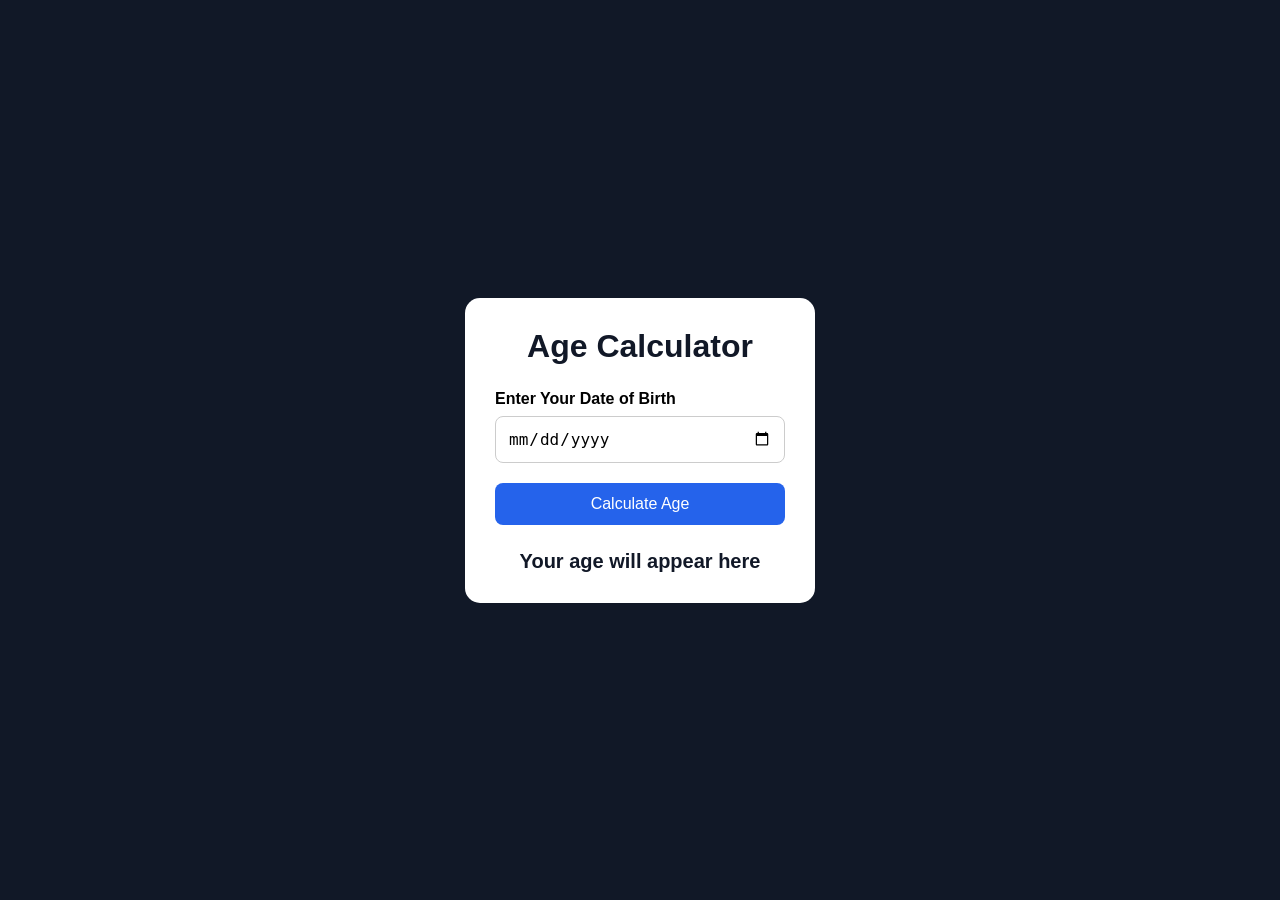
<file: ageCalculator/index.html>
<!DOCTYPE html>
<html lang="en">
<head>
    <meta charset="UTF-8">
    <meta name="viewport" content="width=device-width, initial-scale=1.0">

    <title>Age Calculator</title>

    <link rel="stylesheet" href="style.css">
</head>

<body>

    <div class="container">

        <h1>Age Calculator</h1>

        <label for="dob">Enter Your Date of Birth</label>

        <input 
            type="date" 
            id="dob"
        >

        <button id="calculate">Calculate Age</button>

        <p id="result">Your age will appear here</p>

    </div>
<script src = "script.js"></script>
</body>
</html>
</file>
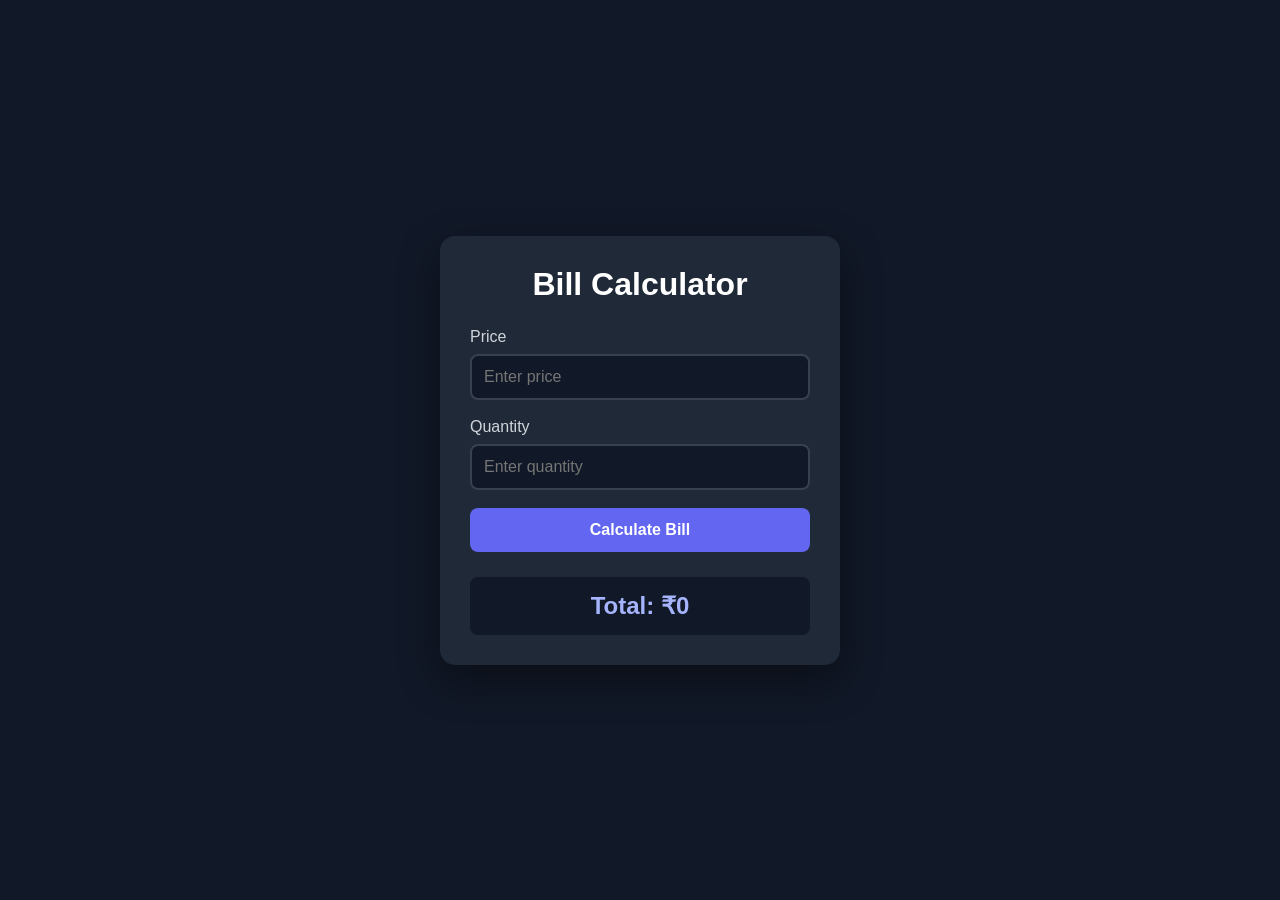
<file: billCalculator/index.html>
<!DOCTYPE html>
<html lang="en">
<head>
    <meta charset="UTF-8">
    <meta name="viewport" content="width=device-width, initial-scale=1.0">
    <title>Bill Calculator</title>
    <link rel="stylesheet" href="style.css">
</head>
<body>

    <div class="container">
        <h1>Bill Calculator</h1>

        <label for="price">Price</label>
        <input type="number" id="price" placeholder="Enter price">

        <label for="quantity">Quantity</label>
        <input type="number" id="quantity" placeholder="Enter quantity">

        <button id="submit">Calculate Bill</button>

        <h2 id="result">Total: ₹0</h2>
    </div>

    <script src="script.js"></script>
</body>
</html>
</file>
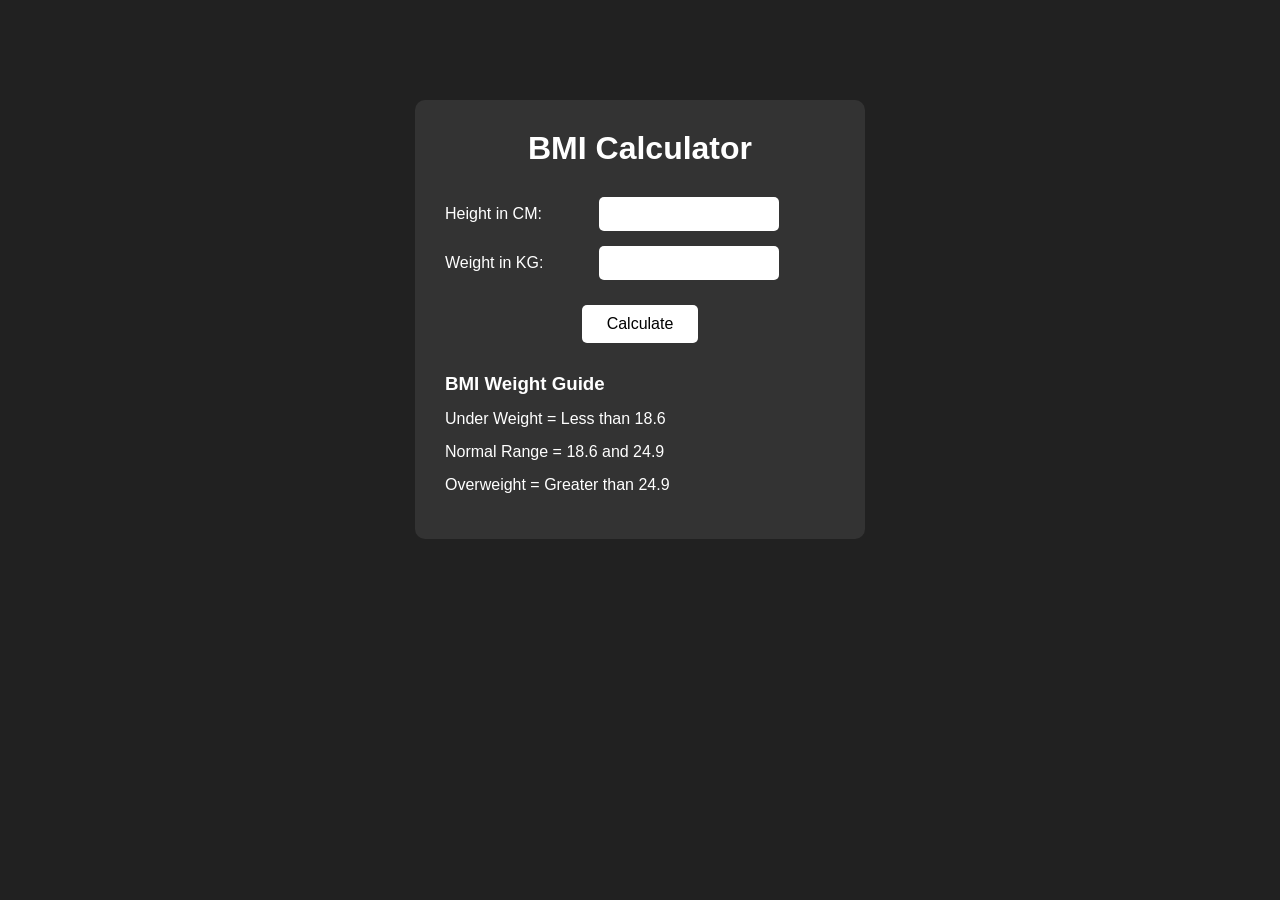
<file: bmiCalculator/index.html>
<!DOCTYPE html>
<html lang="en">
<head>
    <meta charset="UTF-8">
    <meta name="viewport" content="width=device-width, initial-scale=1.0">
    <title>BMI Calculator</title>
    <link rel="stylesheet" href="style.css">
</head>

<body>

    <div class="container">

        <h1>BMI Calculator</h1>

        <form>
            <p>
                <label>Height in CM:</label>
                <input type="text" id="height">
            </p>

            <p>
                <label>Weight in KG:</label>
                <input type="text" id="weight">
            </p>

            <button>Calculate</button>

            <div id="results"></div>

            <div id="weight-guide">
                <h3>BMI Weight Guide</h3>
                <p>Under Weight = Less than 18.6</p>
                <p>Normal Range = 18.6 and 24.9</p>
                <p>Overweight = Greater than 24.9</p>
            </div>

        </form>

    </div>
    <script src="script.js"></script>
</body>
</html>
</file>
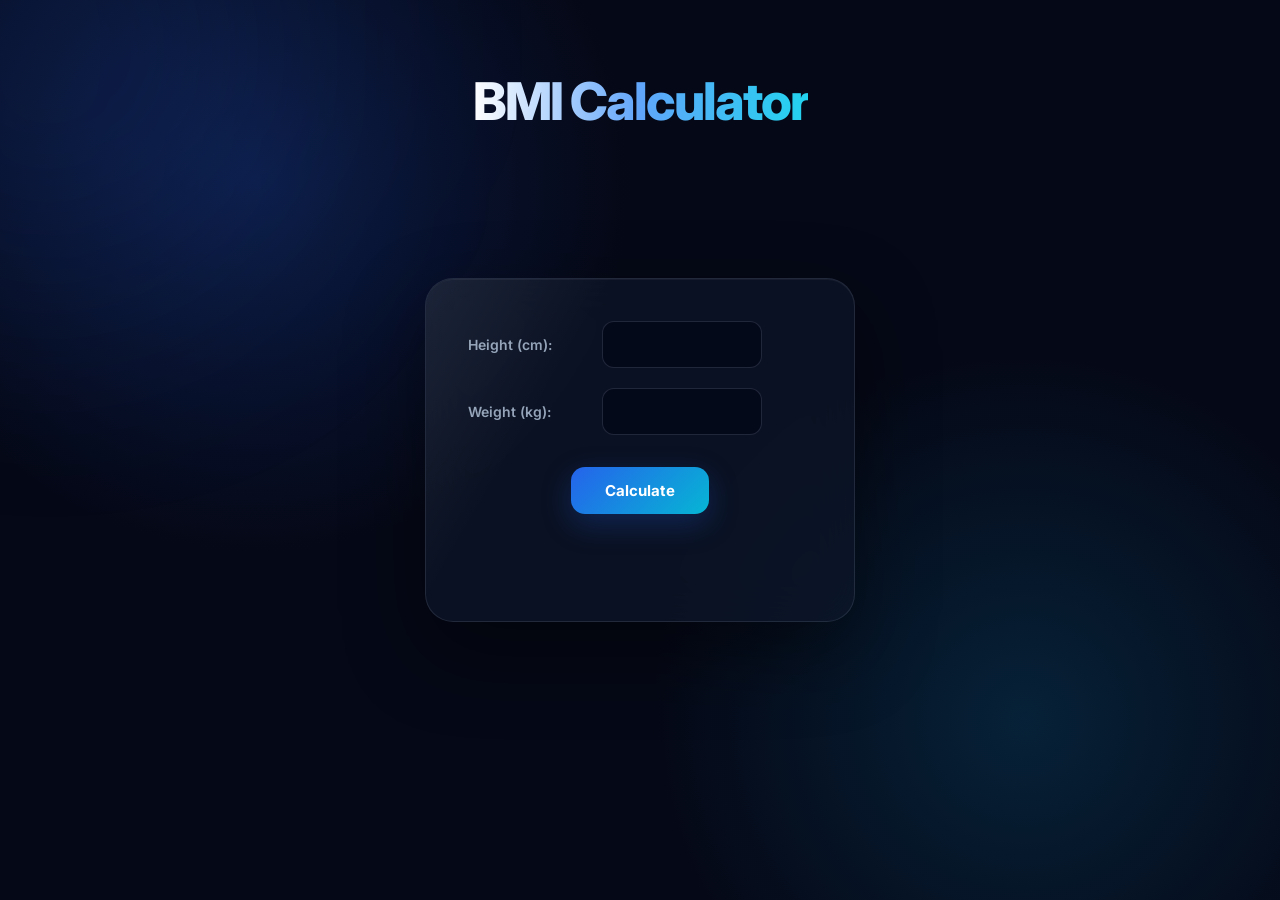
<file: bmiCalculator2/index.html>
<!DOCTYPE html>
<html lang="en">
<head>
    <meta charset="UTF-8">
    <meta name="viewport" content="width=device-width, initial-scale=1.0">
    <link rel="stylesheet" href="style.css">
    <title>BMI Calculator</title>
</head>

<body>

    <h1>BMI Calculator</h1>

    <form>
        <label>Height (cm):</label>
        <input type="text" id="height">

        <br><br>

        <label>Weight (kg):</label>
        <input type="text" id="weight">

        <br><br>

        <button>Calculate</button>

        <div id="results"></div>
    </form>

    <script src="script.js"></script>

</body>
</html>
</file>
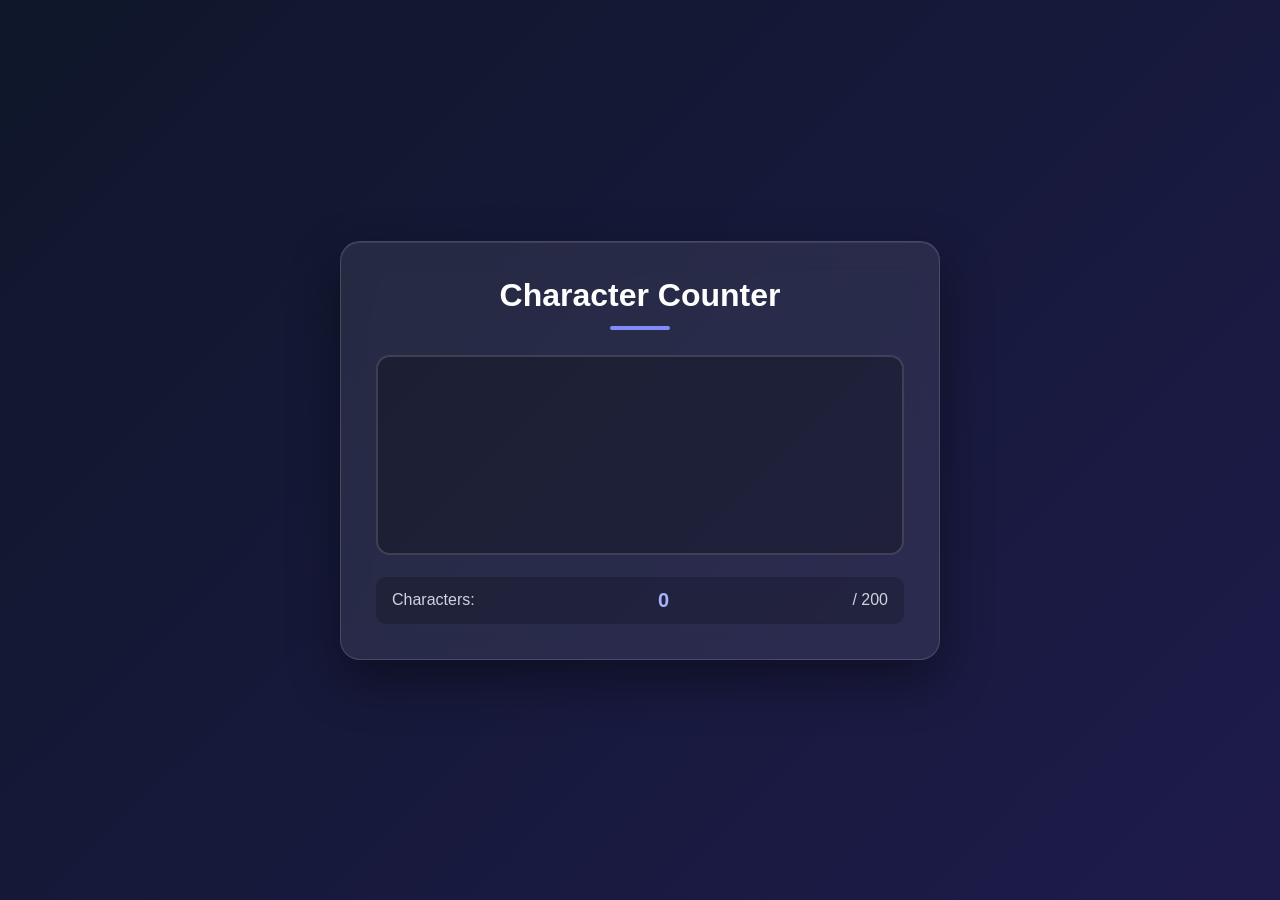
<file: characterCount/index.html>
<!DOCTYPE html>
<html lang="en">
<head>
    <meta charset="UTF-8">
    <meta name="viewport" content="width=device-width, initial-scale=1.0">
    <title>Character Counter</title>
    <link rel="stylesheet" href="style.css">
</head>
<body>

    <div class="container">
        <h1>Character Counter</h1>

        <textarea 
            id="text"
            placeholder="Type something here..."
            maxlength="200">
        </textarea>

        <div class="counter">
            <span>Characters:</span>
            <span id="count">0</span> / 200
        </div>
    </div>

    <script src="script.js"></script>
</body>
</html>
</file>
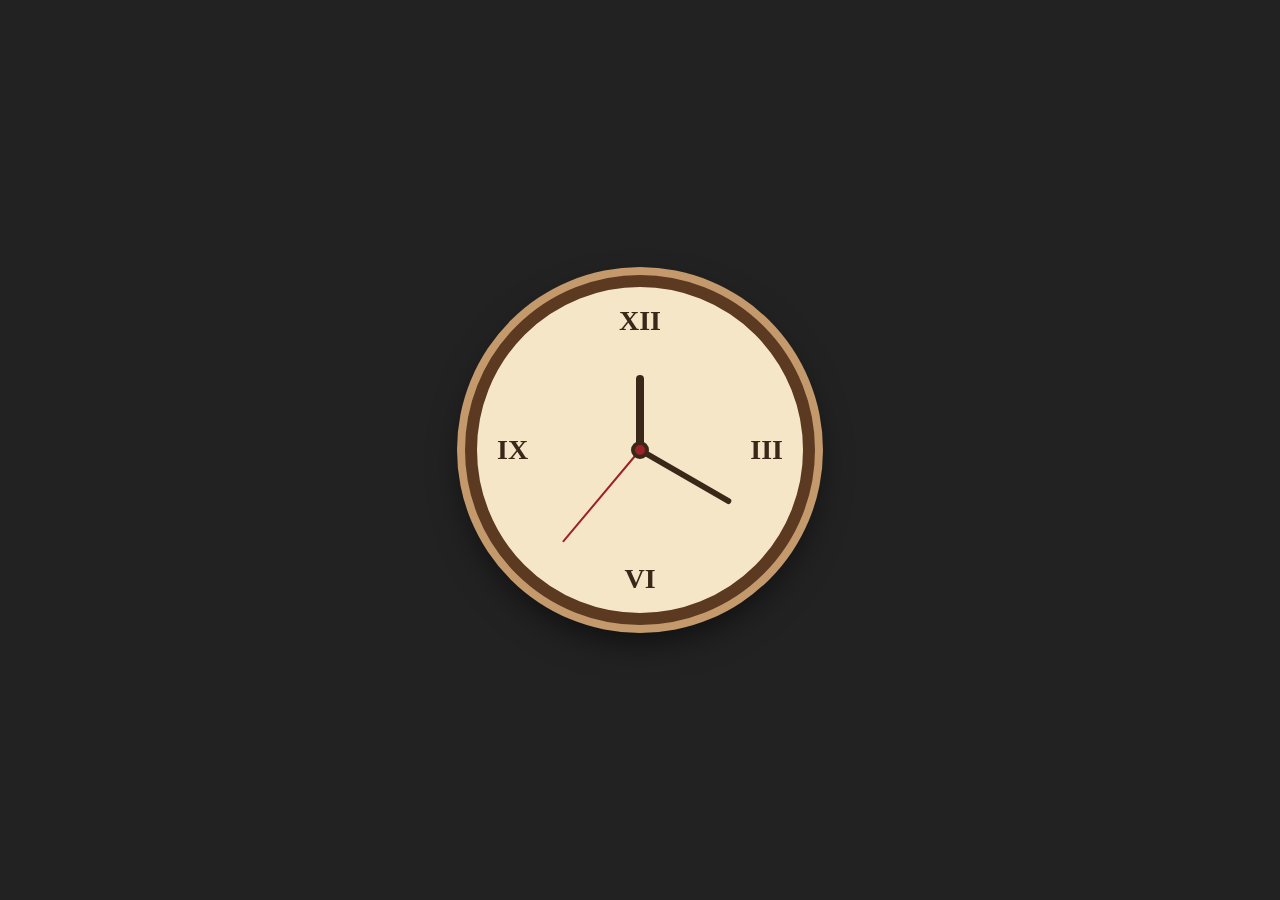
<file: classicalClock/index.html>
<!DOCTYPE html>
<html lang="en">
<head>
    <meta charset="UTF-8">
    <meta name="viewport" content="width=device-width, initial-scale=1.0">
    <title>Classical Clock</title>
    <link rel="stylesheet" href="style.css">
</head>

<body>

    <div class="clock">

        <!-- Roman Numerals -->
        <div class="number n12">XII</div>
        <div class="number n3">III</div>
        <div class="number n6">VI</div>
        <div class="number n9">IX</div>

        <!-- Clock Hands -->
        <div class="hand hour"></div>
        <div class="hand minute"></div>
        <div class="hand second"></div>

        <!-- Center -->
        <div class="center"></div>

    </div>
    <script src="script.js"></script>
</body>
</html>
</file>
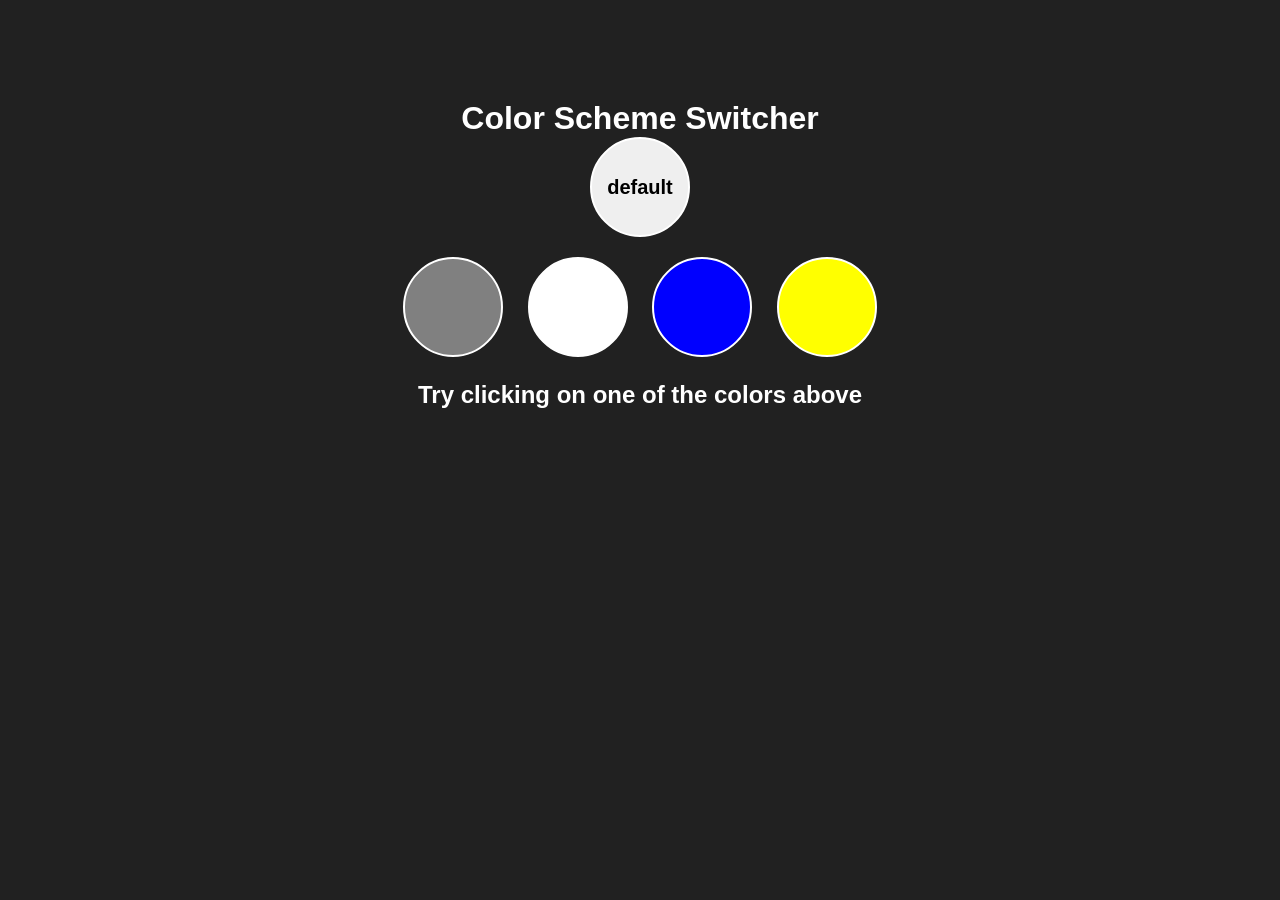
<file: colorChanger/index.html>
<!DOCTYPE html>
<html lang="en">
<head>
    <meta charset="UTF-8">
    <meta name="viewport" content="width=device-width, initial-scale=1.0">
    <title>Color Scheme Switcher</title>
    <link rel="stylesheet" href="style.css">
</head>
<body>
    <div class="container">
        <h1>Color Scheme Switcher</h1>
        <button class="button" id ='default'><h2>default</h2></button>
        <div class="color-picker">
            <span class="button" id="grey"></span>
            <span class="button" id="white"></span>
            <span class="button" id="blue"></span>
            <span class="button" id="yellow"></span>
        </div>
        <h2>Try clicking on one of the colors above</h2>
    </div>

    <script src="script.js"></script>
</body>
</html>
</file>
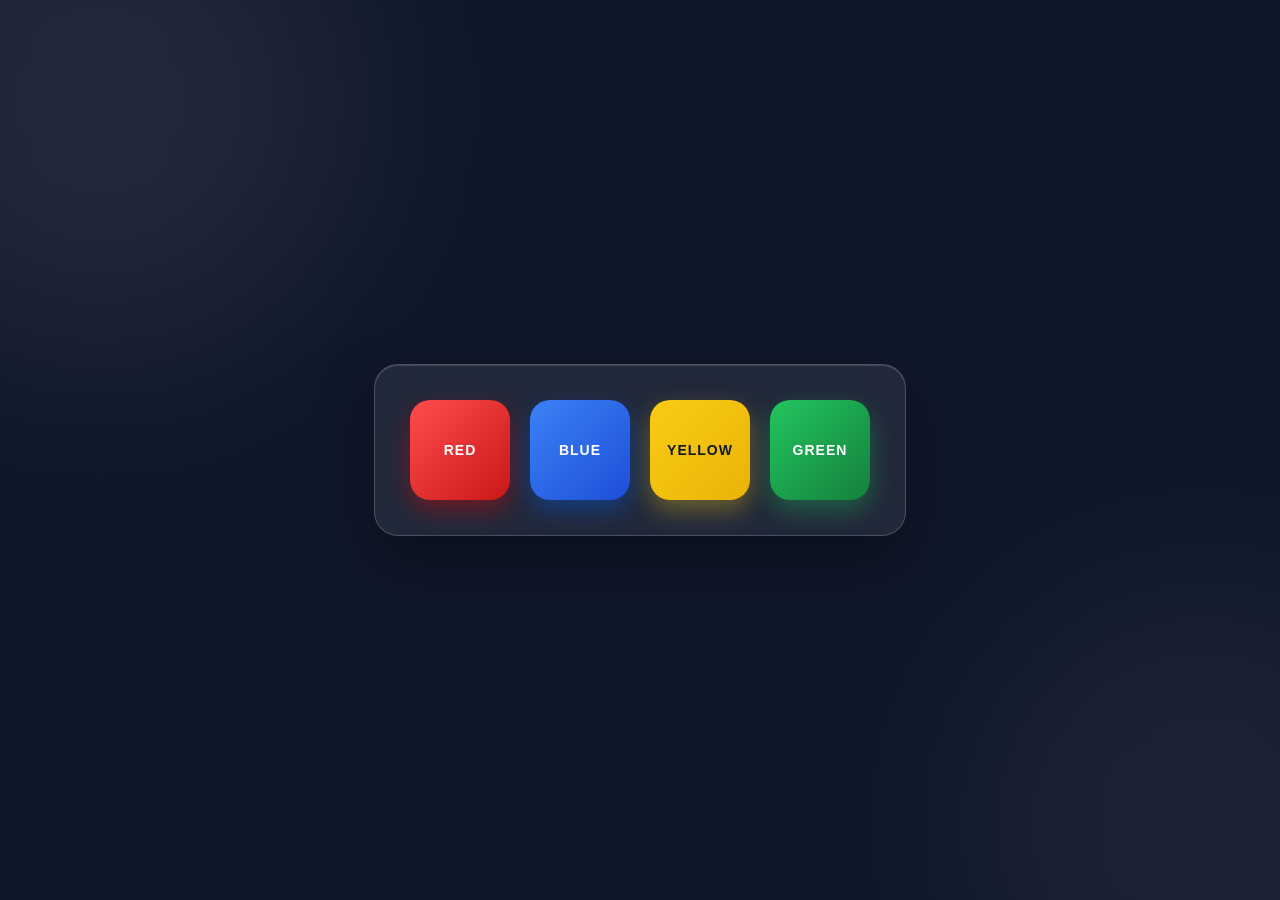
<file: colorChanger2/index.html>
<!DOCTYPE html>
<html lang="en">
<head>
    <meta charset="UTF-8">
    <meta name="viewport" content="width=device-width, initial-scale=1.0">
    <title>Color Scheme Switcher</title>
    <link rel="stylesheet" href="style.css">
</head>
<body id ='body'>
    <div class="colorPalette">
        <button class ="color" id="red">RED</button>
        <button class ="color" id="blue">BLUE</button>
        <button class ="color" id="yellow">YELLOW</button>
        <button class ="color" id="green">GREEN</button>
    </div>
    <script src = "script.js"></script>
</body>
</html>
</file>
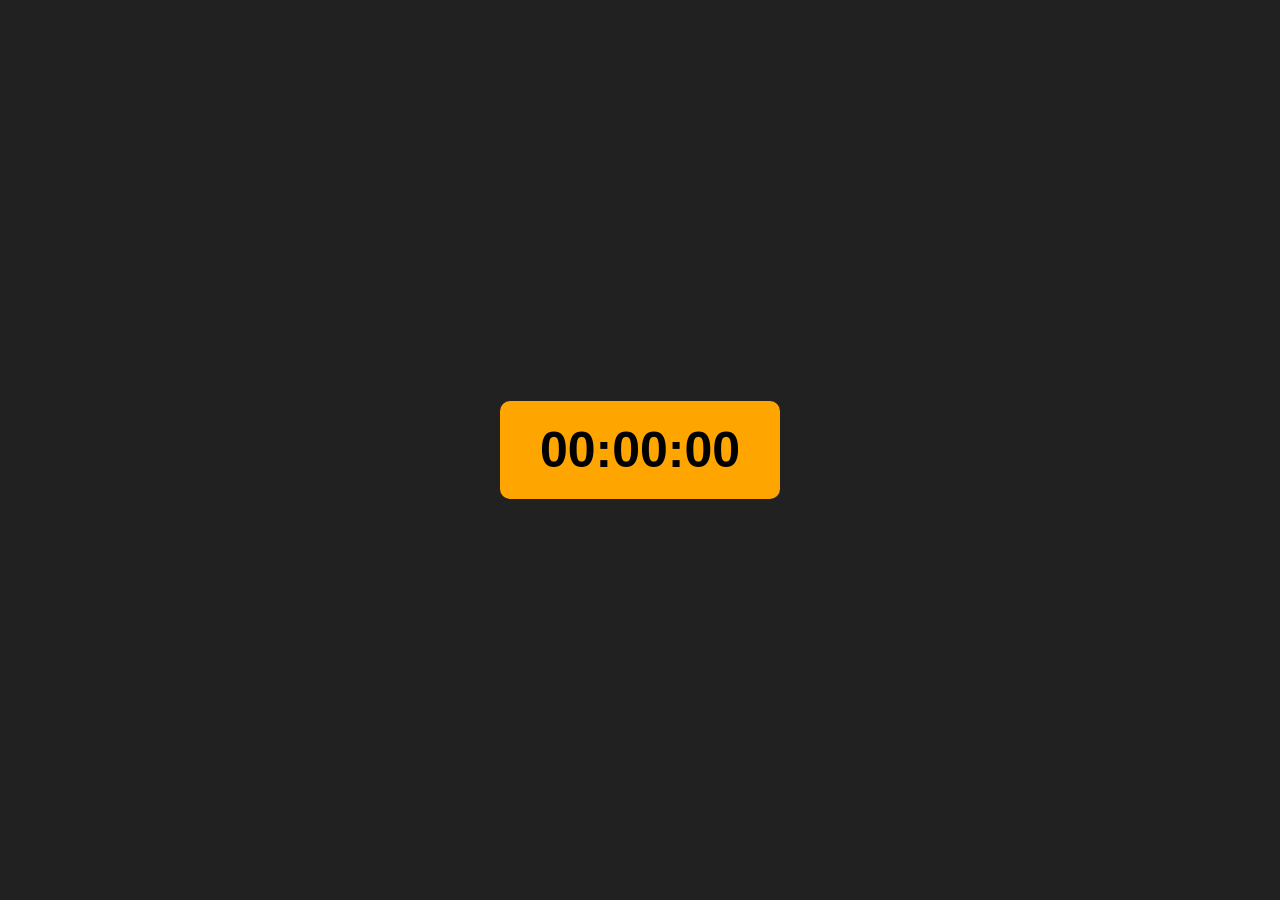
<file: digitalClock/index.html>
<!DOCTYPE html>
<html lang="en">
<head>
    <meta charset="UTF-8">
    <meta name="viewport" content="width=device-width, initial-scale=1.0">
    <title>Digital Clock</title>

    <style>
        * {
            margin: 0;
            padding: 0;
            box-sizing: border-box;
        }

        body {
            background-color: #212121;
            color: white;
            font-family: Arial, sans-serif;

            display: flex;
            justify-content: center;
            align-items: center;

            height: 100vh;
        }

        #clock {
            background-color: orange;
            color: black;
            font-size: 50px;
            font-weight: bold;

            padding: 20px 40px;
            border-radius: 10px;
        }
    </style>
</head>

<body>

    <div id="clock">00:00:00</div>

    <script src="script.js"></script>

</body>
</html>
</file>
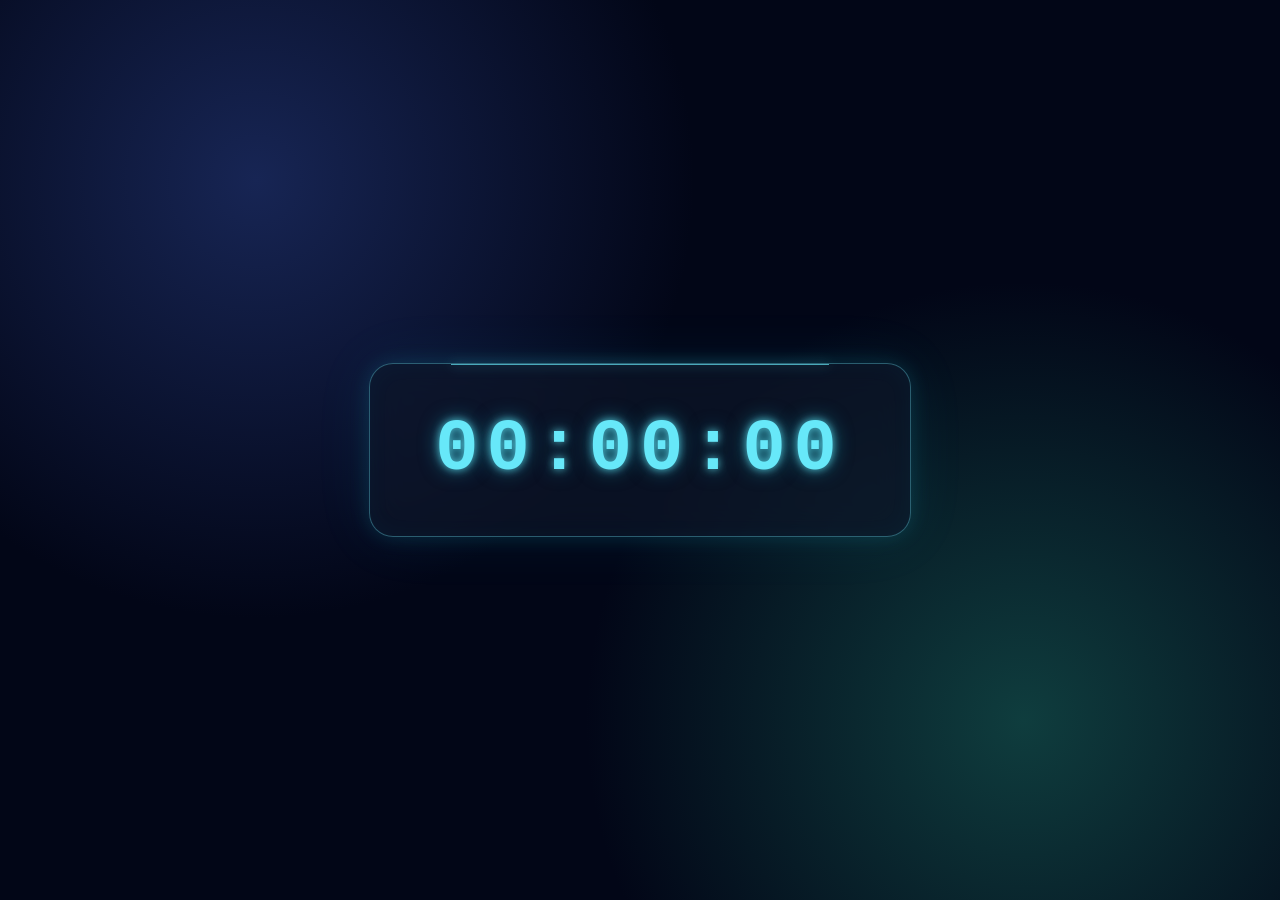
<file: digitalClock2/index.html>
<!DOCTYPE html>
<html lang="en">
<head>
    <meta charset="UTF-8">
    <meta name="viewport" content="width=device-width, initial-scale=1.0">
    <title>Digital Clock</title>
    <link rel="stylesheet" href="style.css">
</head>

<body>

    <div id="clock">
        00:00:00
    </div>

    <script src="script.js"></script>
</body>
</html>
</file>
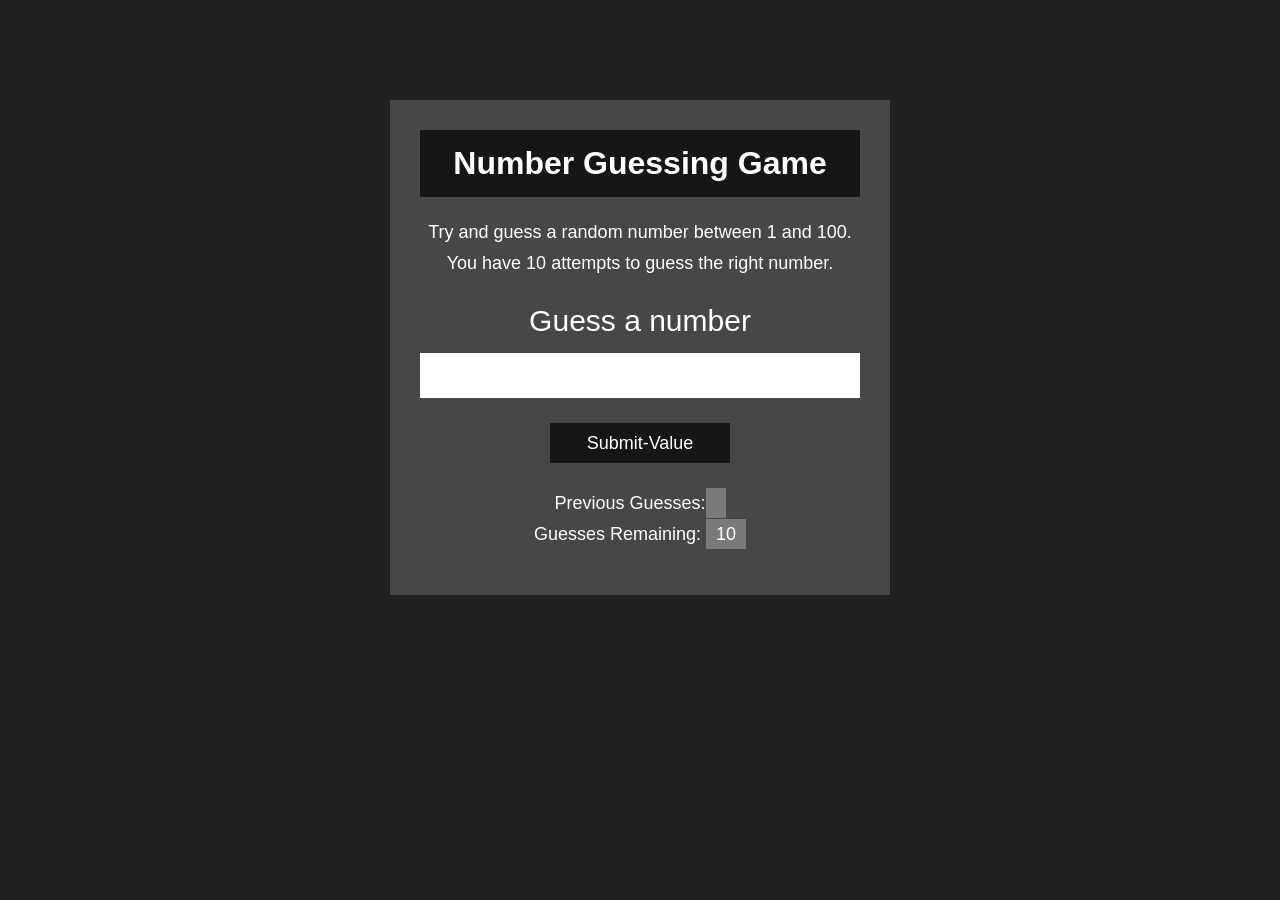
<file: guessTheNumber/index.html>
<!DOCTYPE html>
<html lang="en">
<head>
    <meta charset="UTF-8">
    <meta name="viewport" content="width=device-width, initial-scale=1.0">
    <title>Number Guessing Game</title>
    <link rel="stylesheet" href="style.css">
</head>

<body>

    <div id="wrapper">

        <h1>Number Guessing Game</h1>

        <p>Try and guess a random number between 1 and 100.</p>
        <p>You have 10 attempts to guess the right number.</p>

        <form class="form">

            <label for="guessField" id="guess">
                Guess a number
            </label>

            <input 
                type="text" 
                id="guessField" 
                class="guessField"
            >
<!-- here the line 31 acts button -->
            <input 
                type="submit" 
                id="subt" 
                value="Submit-Value"
                class="guessSubmit"
            >

        </form>

        <div class="resultParas">

            <p>Previous Guesses:
                <span class="guesses"></span>
            </p>

            <p>Guesses Remaining:
                <span class="lastResult">10</span>
            </p>

            <p class="lowOrHi"></p>

        </div>

    </div>

    <script src="script.js"></script>

</body>
</html>
</file>
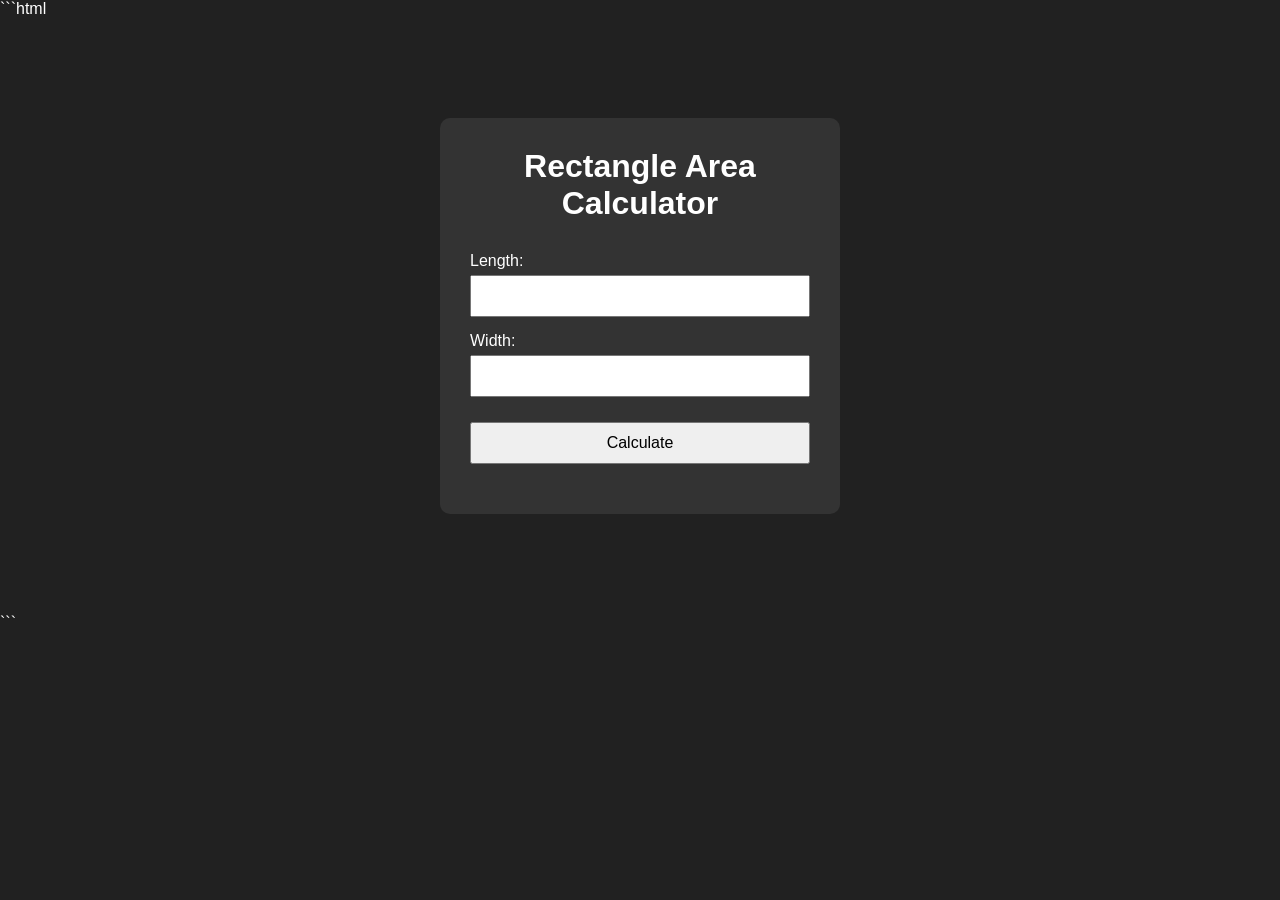
<file: rectangeArea/index.html>
```html
<!DOCTYPE html>
<html lang="en">
<head>
    <meta charset="UTF-8">
    <meta name="viewport" content="width=device-width, initial-scale=1.0">
    <title>Rectangle Area Calculator</title>
    <link rel="stylesheet" href="style.css">
</head>

<body>

    <div class="container">
        <h1>Rectangle Area Calculator</h1>

        <form>
            <label for="length">Length:</label>
            <input type="number" id="length">

            <label for="width">Width:</label>
            <input type="number" id="width">

            <button type="submit">Calculate</button>

            <div id="result"></div>
        </form>
    </div>

    <script src="script.js"></script>
</body>
</html>
```
</file>
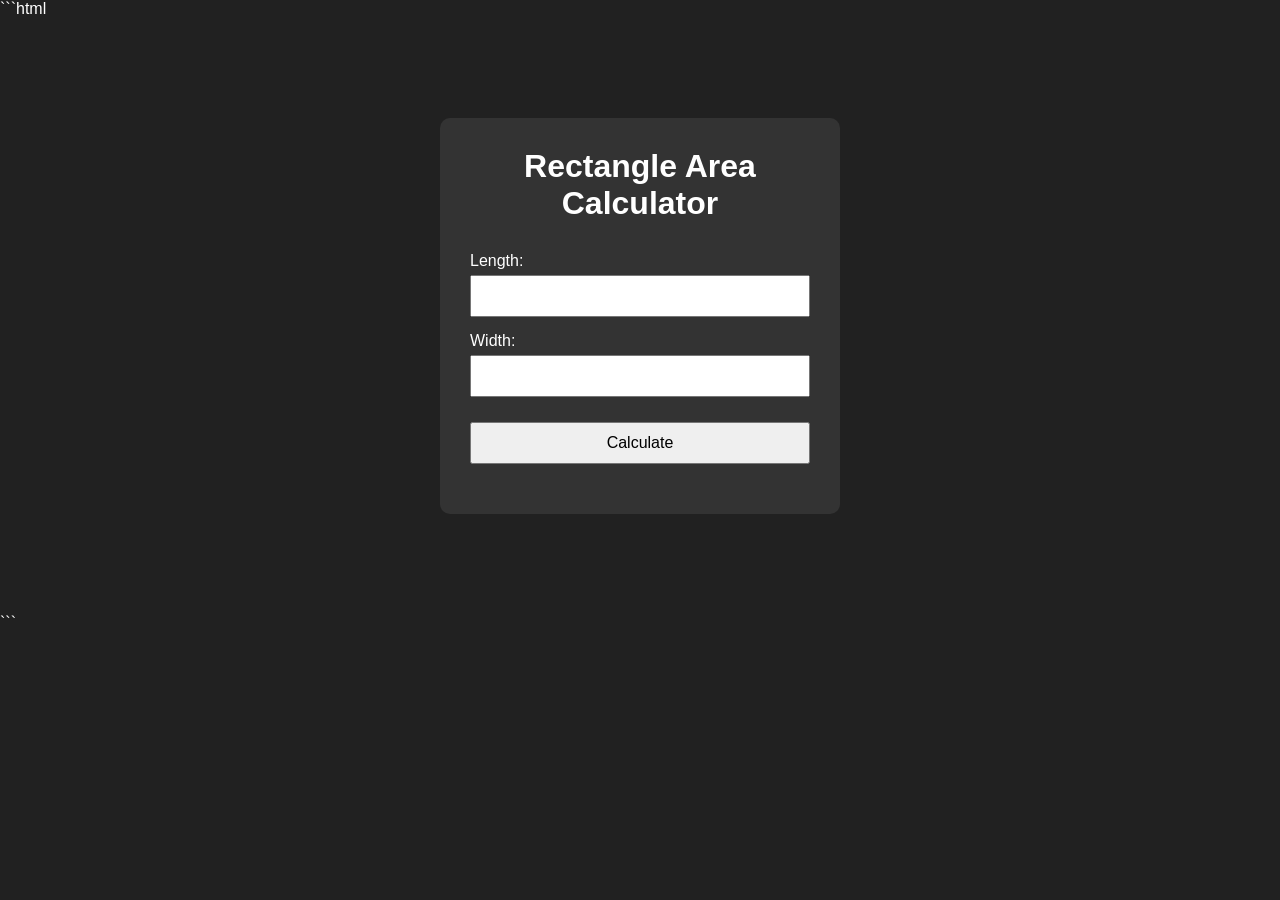
<file: rectangleArea/index.html>
```html
<!DOCTYPE html>
<html lang="en">
<head>
    <meta charset="UTF-8">
    <meta name="viewport" content="width=device-width, initial-scale=1.0">
    <title>Rectangle Area Calculator</title>
    <link rel="stylesheet" href="style.css">
</head>

<body>

    <div class="container">
        <h1>Rectangle Area Calculator</h1>

        <form>
            <label for="length">Length:</label>
            <input type="number" id="length">

            <label for="width">Width:</label>
            <input type="number" id="width">

            <button type="submit">Calculate</button>

            <div id="result"></div>
        </form>
    </div>

    <script src="script.js"></script>
</body>
</html>
```
</file>
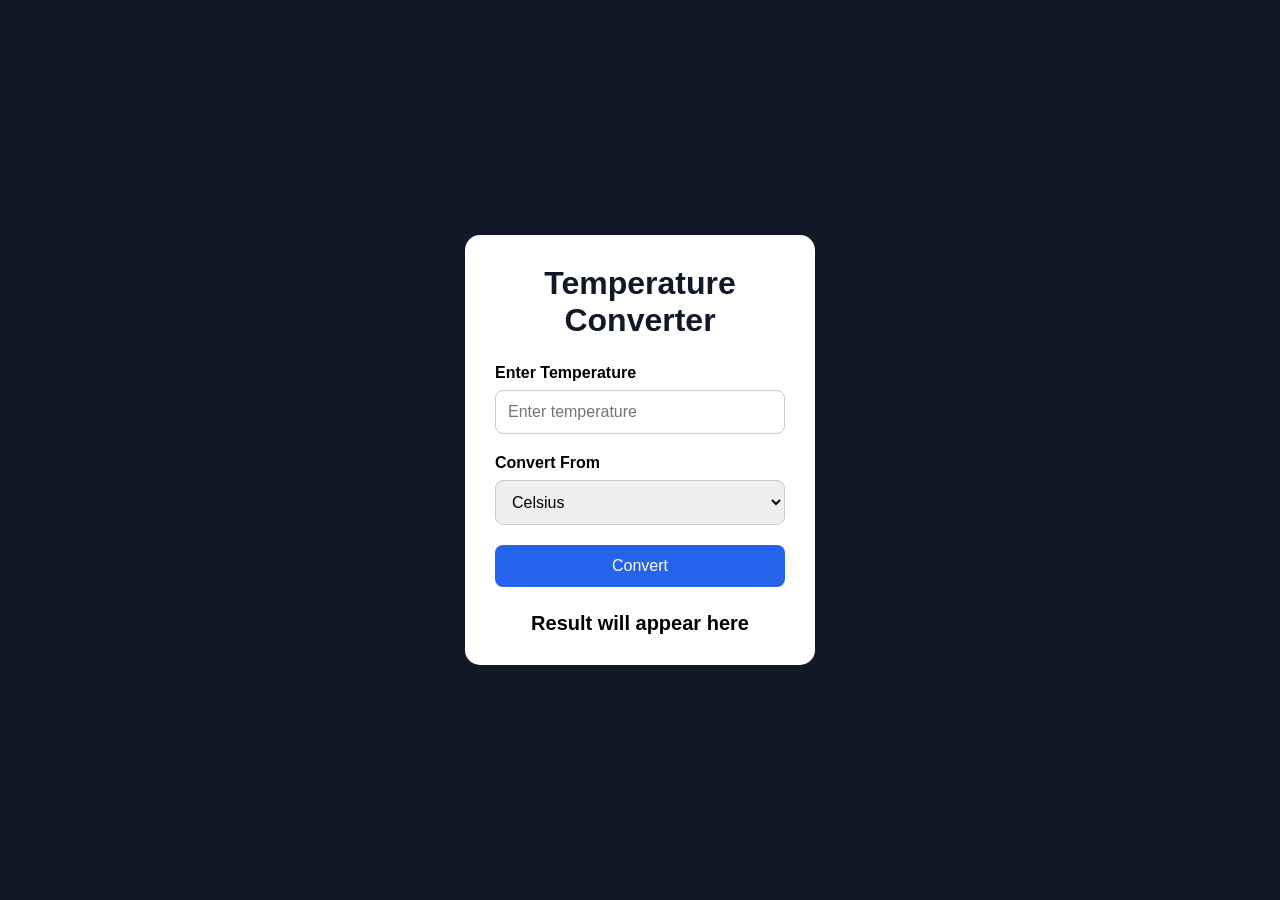
<file: temperatureConverter/index.html>
<!DOCTYPE html>
<html lang="en">
<head>
    <meta charset="UTF-8">
    <meta name="viewport" content="width=device-width, initial-scale=1.0">

    <title>Temperature Converter</title>

    <link rel="stylesheet" href="style.css">
</head>

<body>

    <div class="container">

        <h1>Temperature Converter</h1>

        <label for="temperature">Enter Temperature</label>

        <input
            type="number"
            id="temperature"
            placeholder="Enter temperature"
        >

        <label for="unit">Convert From</label>

        <select id="unit">
            <option value="celsius">Celsius</option>
            <option value="fahrenheit">Fahrenheit</option>
        </select>

        <button id="convert">Convert</button>

        <p id="result">Result will appear here</p>

    </div>
<script src="script.js"></script>
</body>
</html>
</file>
<file: ageCalculator/style.css>
* {
    margin: 0;
    padding: 0;
    box-sizing: border-box;
}

body {
    font-family: Arial, sans-serif;
    background: #111827;
    min-height: 100vh;

    display: flex;
    justify-content: center;
    align-items: center;
}

.container {
    width: 350px;
    background: white;
    padding: 30px;
    border-radius: 15px;
    text-align: center;
}

h1 {
    margin-bottom: 25px;
    color: #111827;
}

label {
    display: block;
    text-align: left;
    margin-bottom: 8px;
    font-weight: bold;
}

input {
    width: 100%;
    padding: 12px;
    border: 1px solid #ccc;
    border-radius: 8px;
    font-size: 16px;
    margin-bottom: 20px;
}

button {
    width: 100%;
    padding: 12px;
    background: #2563eb;
    color: white;
    border: none;
    border-radius: 8px;
    font-size: 16px;
    cursor: pointer;
}

button:hover {
    background: #1d4ed8;
}

#result {
    margin-top: 25px;
    font-size: 20px;
    font-weight: bold;
    color: #111827;
}
</file>
<file: billCalculator/style.css>
* {
    margin: 0;
    padding: 0;
    box-sizing: border-box;
}

body {
    min-height: 100vh;
    display: flex;
    justify-content: center;
    align-items: center;

    font-family: Arial, sans-serif;
    background: #111827;
    color: white;
}

.container {
    width: 90%;
    max-width: 400px;

    padding: 30px;

    background: #1f2937;
    border-radius: 15px;

    box-shadow: 0 15px 40px rgba(0, 0, 0, 0.4);
}

h1 {
    text-align: center;
    margin-bottom: 25px;
}

label {
    display: block;
    margin-bottom: 8px;
    color: #d1d5db;
}

input {
    width: 100%;
    padding: 12px;

    margin-bottom: 18px;

    border: 2px solid #374151;
    border-radius: 8px;

    background: #111827;
    color: white;

    font-size: 16px;
    outline: none;
}

input:focus {
    border-color: #6366f1;
}

button {
    width: 100%;
    padding: 13px;

    border: none;
    border-radius: 8px;

    background: #6366f1;
    color: white;

    font-size: 16px;
    font-weight: bold;

    cursor: pointer;
}

button:hover {
    background: #4f46e5;
}

#result {
    margin-top: 25px;
    padding: 15px;

    text-align: center;

    background: #111827;
    border-radius: 8px;

    color: #a5b4fc;
}
</file>
<file: bmiCalculator/style.css>
* {
    margin: 0;
    padding: 0;
    box-sizing: border-box;
}

body {
    background-color: #212121;
    color: white;
    font-family: Arial, sans-serif;
}

.container {
    width: 450px;
    margin: 100px auto;
    padding: 30px;
    background-color: #333;
    border-radius: 10px;
}

h1 {
    text-align: center;
    margin-bottom: 30px;
}

p {
    margin: 15px 0;
}

label {
    display: inline-block;
    width: 150px;
}

input {
    width: 180px;
    padding: 8px;
    border: none;
    border-radius: 5px;
    font-size: 16px;
}

button {
    display: block;
    margin: 25px auto;
    padding: 10px 25px;
    border: none;
    border-radius: 5px;
    background-color: white;
    color: black;
    font-size: 16px;
    cursor: pointer;
}

button:hover {
    background-color: #ddd;
}

#results {
    text-align: center;
    font-size: 25px;
    margin: 20px 0;
}

#weight-guide {
    margin-top: 30px;
}

#weight-guide h3 {
    margin-bottom: 15px;
}
</file>
<file: bmiCalculator2/style.css>
@import url('https://fonts.googleapis.com/css2?family=Inter:wght@400;500;600;700;800&display=swap');

* {
    margin: 0;
    padding: 0;
    box-sizing: border-box;
}

body {
    min-height: 100vh;
    display: flex;
    justify-content: center;
    align-items: center;

    font-family: 'Inter', sans-serif;
    color: #f8fafc;

    background:
        radial-gradient(circle at 20% 20%, rgba(37, 99, 235, 0.22), transparent 30%),
        radial-gradient(circle at 80% 80%, rgba(14, 165, 233, 0.16), transparent 30%),
        #050816;

    overflow: hidden;
}

/* Ambient glow */
body::before {
    content: "";
    position: fixed;
    width: 500px;
    height: 500px;

    background: rgba(37, 99, 235, 0.12);
    filter: blur(120px);
    border-radius: 50%;

    top: -200px;
    left: -200px;

    pointer-events: none;
}

/* Heading */
h1 {
    position: absolute;
    top: 70px;

    font-size: clamp(32px, 5vw, 52px);
    font-weight: 800;
    letter-spacing: -2px;

    background: linear-gradient(
        90deg,
        #ffffff,
        #60a5fa,
        #22d3ee
    );

    -webkit-background-clip: text;
    -webkit-text-fill-color: transparent;
}

/* Main card */
form {
    position: relative;

    width: min(430px, 90vw);
    padding: 42px;

    background: rgba(15, 23, 42, 0.65);

    border: 1px solid rgba(148, 163, 184, 0.16);
    border-radius: 28px;

    backdrop-filter: blur(24px);
    -webkit-backdrop-filter: blur(24px);

    box-shadow:
        0 30px 80px rgba(0, 0, 0, 0.45),
        inset 0 1px 0 rgba(255, 255, 255, 0.05);
}

/* Small shine on card */
form::before {
    content: "";

    position: absolute;
    inset: 0;

    border-radius: inherit;

    background: linear-gradient(
        120deg,
        rgba(255,255,255,0.07),
        transparent 30%
    );

    pointer-events: none;
}

/* Labels */
label {
    display: inline-block;
    width: 130px;

    color: #94a3b8;

    font-size: 14px;
    font-weight: 600;
}

/* Inputs */
input {
    width: 160px;

    padding: 13px 15px;

    border: 1px solid rgba(148, 163, 184, 0.2);
    border-radius: 12px;

    outline: none;

    background: rgba(2, 6, 23, 0.65);
    color: #f8fafc;

    font-family: inherit;
    font-size: 15px;

    transition: 0.25s ease;
}

input::placeholder {
    color: #64748b;
}

input:hover {
    border-color: rgba(96, 165, 250, 0.4);
}

input:focus {
    border-color: #3b82f6;

    box-shadow:
        0 0 0 4px rgba(59, 130, 246, 0.12),
        0 0 25px rgba(59, 130, 246, 0.12);
}

/* Button */
button {
    display: block;

    margin: 12px auto 0;

    padding: 14px 34px;

    border: 0;
    border-radius: 14px;

    background: linear-gradient(
        135deg,
        #2563eb,
        #06b6d4
    );

    color: white;

    font-family: inherit;
    font-size: 15px;
    font-weight: 700;

    cursor: pointer;

    box-shadow:
        0 10px 30px rgba(37, 99, 235, 0.25);

    transition:
        transform 0.25s ease,
        box-shadow 0.25s ease,
        filter 0.25s ease;
}

button:hover {
    transform: translateY(-3px);

    filter: brightness(1.12);

    box-shadow:
        0 15px 35px rgba(37, 99, 235, 0.4);
}

button:active {
    transform: translateY(-1px);
}

/* Result */
#results {
    min-height: 35px;

    margin-top: 30px;

    text-align: center;

    font-size: 34px;
    font-weight: 800;

    letter-spacing: -1px;

    color: #67e8f9;

    text-shadow:
        0 0 25px rgba(34, 211, 238, 0.35);
}

/* Mobile */
@media (max-width: 600px) {

    body {
        padding: 20px;
    }

    h1 {
        top: 45px;
    }

    form {
        padding: 32px 24px;
    }

    label {
        width: 110px;
    }

    input {
        width: calc(100% - 115px);
    }
}
</file>
<file: characterCount/style.css>
* {
    margin: 0;
    padding: 0;
    box-sizing: border-box;
}

body {
    min-height: 100vh;
    font-family: "Segoe UI", Arial, sans-serif;

    display: flex;
    justify-content: center;
    align-items: center;

    background: linear-gradient(135deg, #0f172a, #1e1b4b);
    color: white;
}

/* Main Card */
.container {
    width: 90%;
    max-width: 600px;

    padding: 35px;

    background: rgba(255, 255, 255, 0.08);
    border: 1px solid rgba(255, 255, 255, 0.15);

    border-radius: 20px;

    box-shadow:
        0 20px 50px rgba(0, 0, 0, 0.4),
        inset 0 1px 1px rgba(255, 255, 255, 0.1);

    backdrop-filter: blur(15px);
}

/* Heading */
h1 {
    text-align: center;
    font-size: 32px;
    margin-bottom: 10px;
}

h1::after {
    content: "";
    display: block;

    width: 60px;
    height: 4px;

    margin: 12px auto 25px;

    background: #818cf8;
    border-radius: 10px;
}

/* Text Area */
textarea {
    width: 100%;
    height: 200px;

    padding: 18px;

    font-size: 17px;
    line-height: 1.6;
    font-family: inherit;

    color: white;
    background: rgba(0, 0, 0, 0.25);

    border: 2px solid rgba(255, 255, 255, 0.15);
    border-radius: 14px;

    outline: none;
    resize: none;

    transition: 0.3s;
}

textarea::placeholder {
    color: #9ca3af;
}

textarea:focus {
    border-color: #818cf8;

    box-shadow: 0 0 20px rgba(129, 140, 248, 0.2);
}

/* Counter */
.counter {
    margin-top: 18px;

    display: flex;
    justify-content: space-between;
    align-items: center;

    padding: 12px 16px;

    background: rgba(0, 0, 0, 0.2);

    border-radius: 10px;

    color: #cbd5e1;
}

#count {
    color: #a5b4fc;
    font-size: 20px;
    font-weight: bold;
}

/* Mobile */
@media (max-width: 600px) {

    .container {
        padding: 25px 20px;
    }

    h1 {
        font-size: 26px;
    }

    textarea {
        height: 180px;
        font-size: 16px;
    }
}
</file>
<file: classicalClock/style.css>
* {
    margin: 0;
    padding: 0;
    box-sizing: border-box;
}

body {
    min-height: 100vh;
    display: flex;
    justify-content: center;
    align-items: center;
    background: #222;
    font-family: Georgia, serif;
}

/* Clock Body */
.clock {
    width: 350px;
    height: 350px;
    border-radius: 50%;

    background: #f5e6c8;

    border: 12px solid #5c3a21;

    box-shadow:
        0 0 0 8px #c49a6c,
        0 15px 35px rgba(0, 0, 0, 0.6);

    position: relative;
}

/* Roman Numbers */

.number {
    position: absolute;
    font-size: 28px;
    font-weight: bold;
    color: #3b2718;
}

.n12 {
    top: 18px;
    left: 50%;
    transform: translateX(-50%);
}

.n3 {
    right: 20px;
    top: 50%;
    transform: translateY(-50%);
}

.n6 {
    bottom: 18px;
    left: 50%;
    transform: translateX(-50%);
}

.n9 {
    left: 20px;
    top: 50%;
    transform: translateY(-50%);
}

/* Clock Hands */

.hand {
    position: absolute;
    left: 50%;
    bottom: 50%;

    transform-origin: bottom center;

    border-radius: 10px;
}

/* Hour Hand */

.hour {
    width: 8px;
    height: 75px;
    background: #3b2718;

    transform: translateX(-50%) rotate(0deg);
}

/* Minute Hand */

.minute {
    width: 6px;
    height: 105px;
    background: #3b2718;

    transform: translateX(-50%) rotate(120deg);
}

/* Second Hand */

.second {
    width: 2px;
    height: 120px;
    background: #9b2226;

    transform: translateX(-50%) rotate(220deg);
}

/* Center Pin */

.center {
    width: 18px;
    height: 18px;

    background: #9b2226;

    border: 4px solid #3b2718;

    border-radius: 50%;

    position: absolute;

    top: 50%;
    left: 50%;

    transform: translate(-50%, -50%);

    z-index: 10;
}
</file>
<file: colorChanger/style.css>
* {
    margin: 0;
    padding: 0;
    box-sizing: border-box;
}

body {
    background-color: #212121;
    color: #fff;
    font-family: Arial, sans-serif;
}

.container {
    display: flex;
    flex-direction: column;
    align-items: center;
    margin-top: 100px;
}

.color-picker {
    margin: 20px 0;
}

.button {
    display: inline-block;
    width: 100px;
    height: 100px;
    border: 2px solid #fff;
    border-radius: 50px;
    margin: 0 10px;
    cursor: pointer;
}

#grey {
    background-color: grey;
}

#white {
    background-color: white;
}

#blue {
    background-color: blue;
}

#yellow {
    background-color: yellow;
}
</file>
<file: colorChanger2/style.css>
/* =========================
   RESET
========================= */

* {
    margin: 0;
    padding: 0;
    box-sizing: border-box;
}

body {
    min-height: 100vh;
    display: flex;
    justify-content: center;
    align-items: center;

    font-family: Arial, Helvetica, sans-serif;

    background: #0f172a;
    color: white;

    transition: background-color 0.5s ease;

    overflow: hidden;
}


/* =========================
   BACKGROUND EFFECT
========================= */

body::before {
    content: "";
    position: fixed;

    width: 500px;
    height: 500px;

    background: rgba(255, 255, 255, 0.08);

    border-radius: 50%;

    filter: blur(100px);

    top: -150px;
    left: -150px;

    pointer-events: none;
}

body::after {
    content: "";
    position: fixed;

    width: 450px;
    height: 450px;

    background: rgba(255, 255, 255, 0.06);

    border-radius: 50%;

    filter: blur(100px);

    bottom: -150px;
    right: -150px;

    pointer-events: none;
}


/* =========================
   COLOR PALETTE
========================= */

.colorPalette {
    position: relative;

    display: flex;
    align-items: center;
    justify-content: center;
    gap: 20px;

    padding: 35px;

    background: rgba(255, 255, 255, 0.08);

    border: 1px solid rgba(255, 255, 255, 0.18);

    border-radius: 24px;

    backdrop-filter: blur(20px);

    box-shadow:
        0 25px 60px rgba(0, 0, 0, 0.35),
        inset 0 1px 1px rgba(255, 255, 255, 0.15);

    animation: appear 0.8s ease;
}


/* =========================
   BUTTON
========================= */

.color {
    position: relative;

    width: 100px;
    height: 100px;

    border: none;
    border-radius: 20px;

    color: white;

    font-size: 14px;
    font-weight: 700;

    letter-spacing: 1px;

    cursor: pointer;

    transition:
        transform 0.25s ease,
        box-shadow 0.25s ease,
        filter 0.25s ease;

    overflow: hidden;
}


/* Shine effect */

.color::before {
    content: "";

    position: absolute;

    top: 0;
    left: -100%;

    width: 70%;
    height: 100%;

    background: linear-gradient(
        90deg,
        transparent,
        rgba(255, 255, 255, 0.35),
        transparent
    );

    transform: skewX(-20deg);

    transition: left 0.5s ease;
}

.color:hover::before {
    left: 130%;
}


/* =========================
   INDIVIDUAL COLORS
========================= */

#red {
    background: linear-gradient(135deg, #ff4b4b, #c91818);

    box-shadow:
        0 10px 25px rgba(255, 0, 0, 0.35);
}

#blue {
    background: linear-gradient(135deg, #3b82f6, #1d4ed8);

    box-shadow:
        0 10px 25px rgba(0, 100, 255, 0.35);
}

#yellow {
    background: linear-gradient(135deg, #facc15, #eab308);

    color: #111827;

    box-shadow:
        0 10px 25px rgba(250, 204, 21, 0.35);
}

#green {
    background: linear-gradient(135deg, #22c55e, #15803d);

    box-shadow:
        0 10px 25px rgba(34, 197, 94, 0.35);
}


/* =========================
   HOVER
========================= */

.color:hover {
    transform: translateY(-10px) scale(1.05);

    filter: brightness(1.1);
}


/* =========================
   CLICK
========================= */

.color:active {
    transform: translateY(-3px) scale(0.96);
}


/* =========================
   ANIMATION
========================= */

@keyframes appear {

    from {
        opacity: 0;
        transform: translateY(30px) scale(0.95);
    }

    to {
        opacity: 1;
        transform: translateY(0) scale(1);
    }

}


/* =========================
   MOBILE
========================= */

@media (max-width: 600px) {

    .colorPalette {
        width: 90%;

        display: grid;
        grid-template-columns: repeat(2, 1fr);

        gap: 15px;

        padding: 25px;
    }

    .color {
        width: 100%;
        height: 90px;
    }

}
</file>
<file: digitalClock2/style.css>
* {
    margin: 0;
    padding: 0;
    box-sizing: border-box;
}

body {
    min-height: 100vh;

    display: flex;
    justify-content: center;
    align-items: center;

    font-family: "Courier New", monospace;

    background:
        radial-gradient(circle at 20% 20%, #172554 0%, transparent 35%),
        radial-gradient(circle at 80% 80%, #0f3d3e 0%, transparent 35%),
        #020617;

    overflow: hidden;
}


/* Main clock */

#clock {
    position: relative;

    min-width: 520px;
    padding: 45px 65px;

    text-align: center;

    font-size: 72px;
    font-weight: 700;
    letter-spacing: 8px;

    color: #67e8f9;

    background: rgba(15, 23, 42, 0.65);

    border: 1px solid rgba(103, 232, 249, 0.35);

    border-radius: 24px;

    backdrop-filter: blur(18px);

    /* Outer glow */
    box-shadow:
        0 0 20px rgba(34, 211, 238, 0.15),
        0 0 60px rgba(34, 211, 238, 0.08),
        inset 0 0 25px rgba(34, 211, 238, 0.04);

    /* Digital glow */
    text-shadow:
        0 0 8px rgba(103, 232, 249, 0.8),
        0 0 20px rgba(34, 211, 238, 0.5);

    transition: all 0.3s ease;
}


/* Small glowing line */

#clock::before {
    content: "";

    position: absolute;

    top: 0;
    left: 15%;

    width: 70%;
    height: 1px;

    background: #67e8f9;

    box-shadow: 0 0 12px #67e8f9;

    opacity: 0.7;
}


/* Hover */

#clock:hover {
    transform: translateY(-5px);

    border-color: rgba(103, 232, 249, 0.7);

    box-shadow:
        0 0 30px rgba(34, 211, 238, 0.25),
        0 0 90px rgba(34, 211, 238, 0.12),
        inset 0 0 30px rgba(34, 211, 238, 0.06);
}


/* Mobile */

@media (max-width: 600px) {

    #clock {
        min-width: unset;
        width: 90%;

        padding: 30px 15px;

        font-size: 42px;

        letter-spacing: 4px;

        border-radius: 18px;
    }
}
</file>
<file: guessTheNumber/style.css>
* {
    margin: 0;
    padding: 0;
    box-sizing: border-box;
}

body {
    background-color: #212121;
    color: #fff;
    font-family: Arial, sans-serif;
}

#wrapper {
    width: 500px;
    margin: 100px auto;
    padding: 30px;
    text-align: center;
    background-color: #474747;
}

h1 {
    background-color: #161616;
    color: #fff;
    padding: 15px;
    margin-bottom: 25px;
}

p {
    font-size: 18px;
    margin: 10px 0;
}

#guess {
    display: block;
    font-size: 30px;
    margin: 30px 0 15px;
}

#guessField {
    width: 100%;
    height: 45px;
    font-size: 20px;
    padding: 5px;
    border: none;
    text-align: center;
}

#subt {
    width: 180px;
    height: 40px;
    margin-top: 25px;
    font-size: 18px;
    background-color: #161616;
    color: #fff;
    border: none;
    cursor: pointer;
}

.resultParas {
    margin-top: 30px;
}

.guesses {
    background-color: #7a7a7a;
    padding: 5px 10px;
}

.lastResult {
    background-color: #7a7a7a;
    padding: 5px 10px;
}

.lowOrHi {
    margin-top: 20px;
    font-size: 20px;
}
</file>
<file: rectangeArea/style.css>
* {
    margin: 0;
    padding: 0;
    box-sizing: border-box;
}

body {
    background-color: #212121;
    color: white;
    font-family: Arial, sans-serif;
}

.container {
    width: 400px;
    margin: 100px auto;
    padding: 30px;
    background-color: #333;
    border-radius: 10px;
}

h1 {
    text-align: center;
    margin-bottom: 30px;
}

label {
    display: block;
    margin-top: 15px;
    margin-bottom: 5px;
}

input {
    width: 100%;
    padding: 10px;
    font-size: 16px;
}

button {
    width: 100%;
    padding: 10px;
    margin-top: 25px;
    font-size: 16px;
    cursor: pointer;
}

#result {
    margin-top: 20px;
    text-align: center;
    font-size: 20px;
}
</file>
<file: rectangleArea/style.css>
* {
    margin: 0;
    padding: 0;
    box-sizing: border-box;
}

body {
    background-color: #212121;
    color: white;
    font-family: Arial, sans-serif;
}

.container {
    width: 400px;
    margin: 100px auto;
    padding: 30px;
    background-color: #333;
    border-radius: 10px;
}

h1 {
    text-align: center;
    margin-bottom: 30px;
}

label {
    display: block;
    margin-top: 15px;
    margin-bottom: 5px;
}

input {
    width: 100%;
    padding: 10px;
    font-size: 16px;
}

button {
    width: 100%;
    padding: 10px;
    margin-top: 25px;
    font-size: 16px;
    cursor: pointer;
}

#result {
    margin-top: 20px;
    text-align: center;
    font-size: 20px;
}
</file>
<file: temperatureConverter/style.css>
* {
    margin: 0;
    padding: 0;
    box-sizing: border-box;
}

body {
    font-family: Arial, sans-serif;
    background: #111827;
    min-height: 100vh;

    display: flex;
    justify-content: center;
    align-items: center;
}

.container {
    width: 350px;
    background: white;
    padding: 30px;
    border-radius: 15px;
}

h1 {
    text-align: center;
    margin-bottom: 25px;
    color: #111827;
}

label {
    display: block;
    margin-bottom: 8px;
    font-weight: bold;
}

input,
select {
    width: 100%;
    padding: 12px;
    margin-bottom: 20px;

    border: 1px solid #ccc;
    border-radius: 8px;

    font-size: 16px;
}

button {
    width: 100%;
    padding: 12px;

    background: #2563eb;
    color: white;

    border: none;
    border-radius: 8px;

    font-size: 16px;
    cursor: pointer;
}

button:hover {
    background: #1d4ed8;
}

#result {
    text-align: center;
    margin-top: 25px;

    font-size: 20px;
    font-weight: bold;
}
</file>
